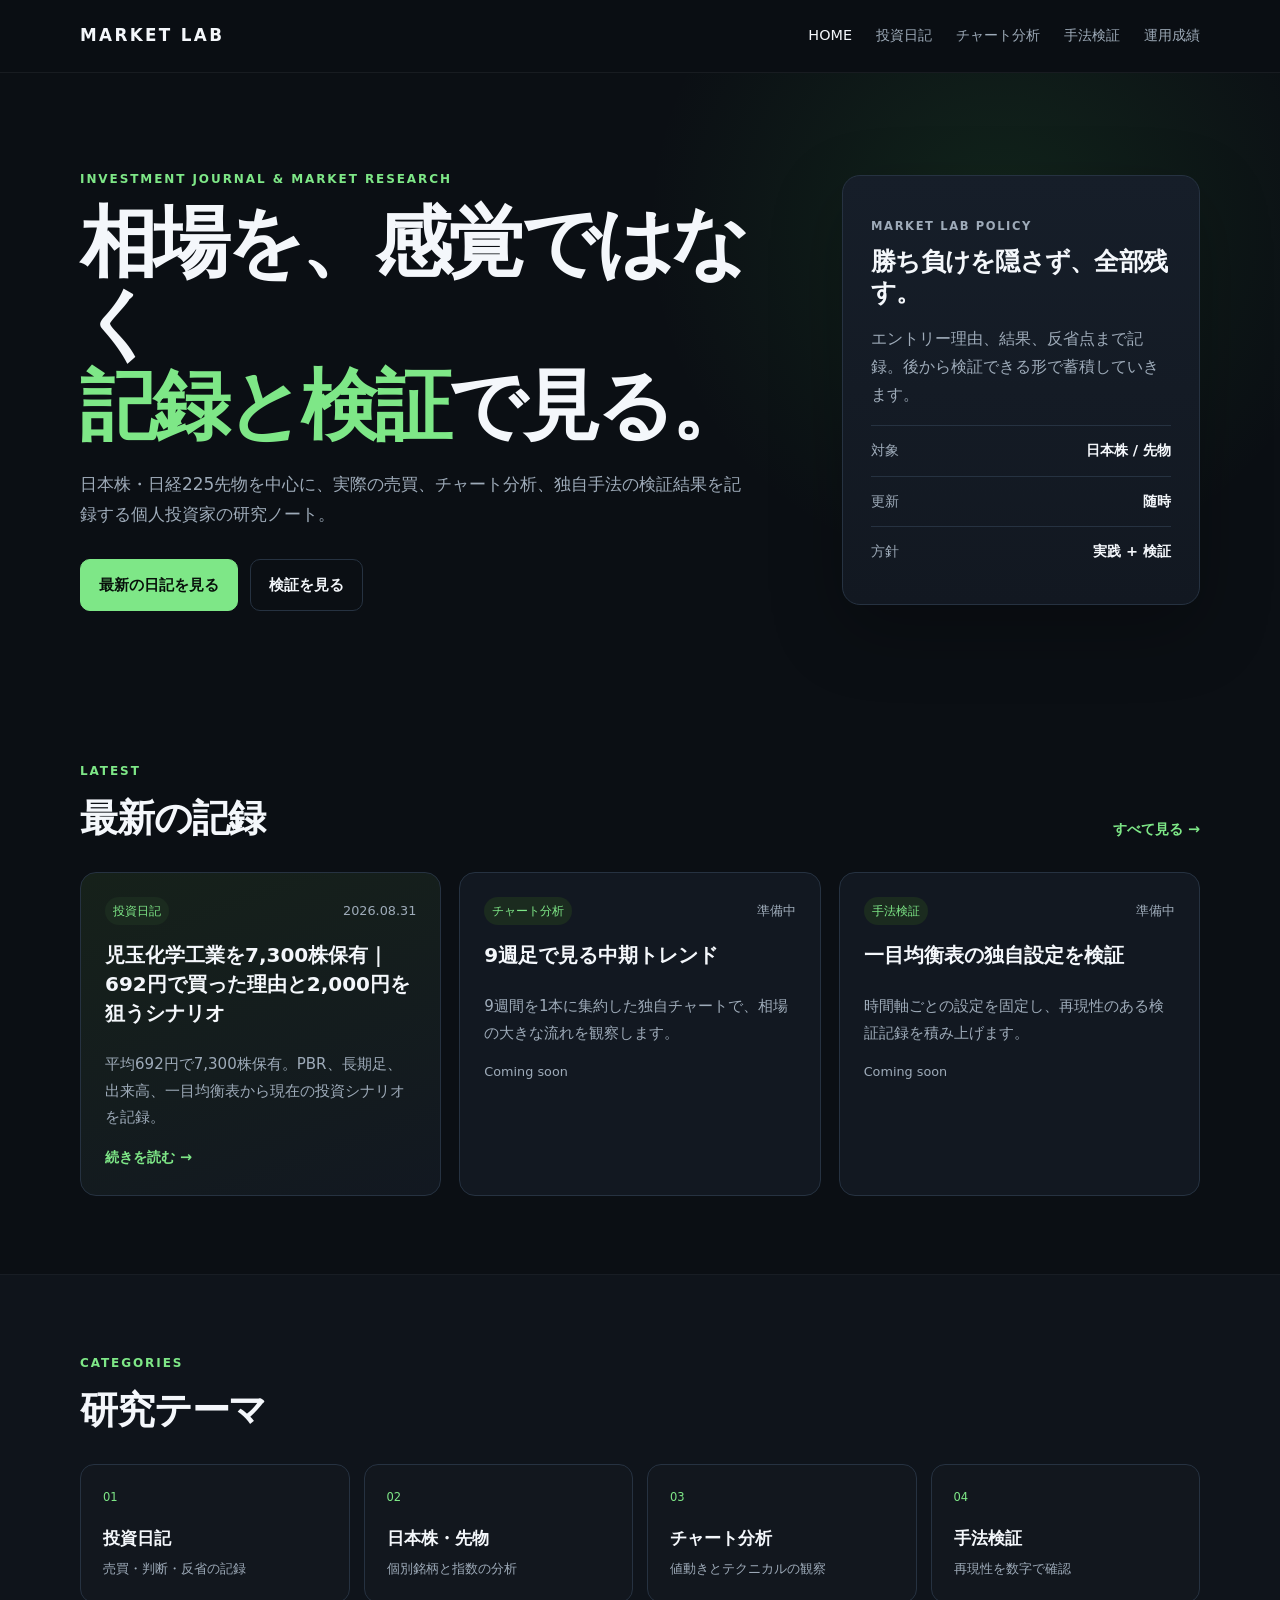
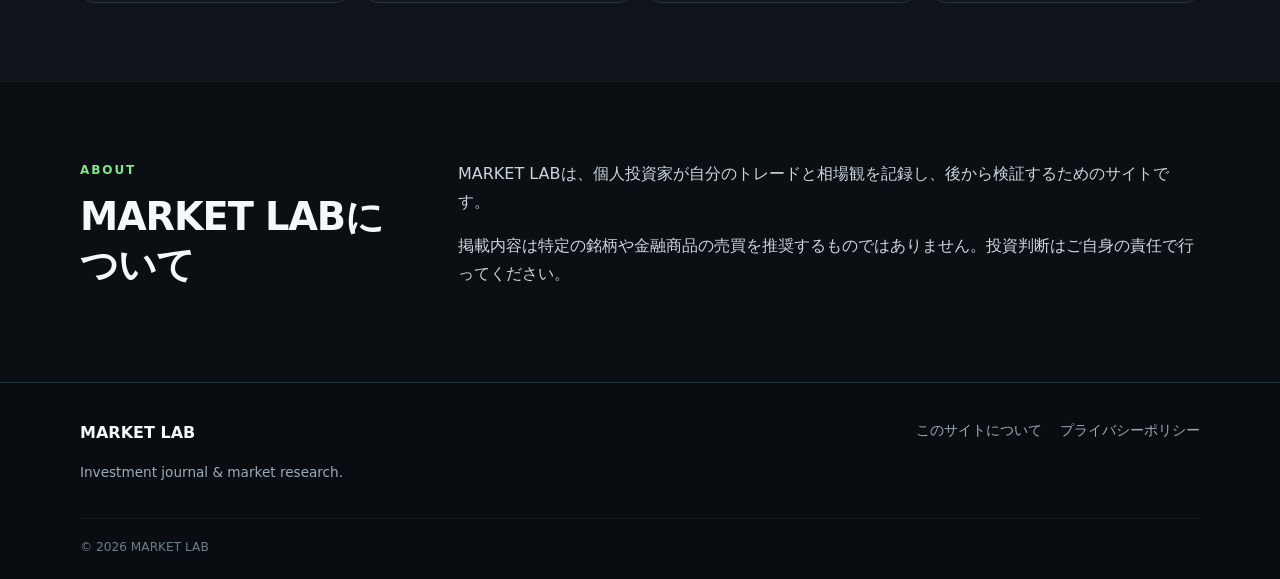
<file: index.html>
<!doctype html>
<html lang="ja">
<head>
<meta name="google-site-verification" content="5kbf-ae2BLsDkeyjPlSovXMCoGNsg-kd3KeqZBkPxyI" />
  <meta charset="utf-8" />
  <meta name="viewport" content="width=device-width, initial-scale=1" />
  <meta name="description" content="MARKET LAB - 個人投資家による相場分析・投資日記・手法検証の記録サイト" />
  <title>MARKET LAB | 相場分析と投資記録</title>
  <link rel="stylesheet" href="style.css" />
</head>
<body>
<header class="site-header">
  <div class="wrap nav-wrap">
    <a class="brand" href="index.html">MARKET LAB</a>
    <button class="menu-btn" aria-label="メニューを開く" aria-expanded="false">☰</button>
    <nav class="nav">
      <a class="active" href="index.html">HOME</a>
      <a href="journal.html">投資日記</a>
      <a href="analysis.html">チャート分析</a>
      <a href="methods.html">手法検証</a>
      <a href="performance.html">運用成績</a>
    </nav>
  </div>
</header>

<main>
  <section class="hero">
    <div class="wrap hero-grid">
      <div>
        <p class="eyebrow">INVESTMENT JOURNAL & MARKET RESEARCH</p>
        <h1>相場を、感覚ではなく<br><span>記録と検証</span>で見る。</h1>
        <p class="hero-copy">日本株・日経225先物を中心に、実際の売買、チャート分析、独自手法の検証結果を記録する個人投資家の研究ノート。</p>
        <div class="hero-actions">
          <a class="btn primary" href="journal.html">最新の日記を見る</a>
          <a class="btn ghost" href="methods.html">検証を見る</a>
        </div>
      </div>
      <aside class="market-card">
        <p class="card-label">MARKET LAB POLICY</p>
        <h2>勝ち負けを隠さず、全部残す。</h2>
        <p>エントリー理由、結果、反省点まで記録。後から検証できる形で蓄積していきます。</p>
        <div class="stat-row"><span>対象</span><strong>日本株 / 先物</strong></div>
        <div class="stat-row"><span>更新</span><strong>随時</strong></div>
        <div class="stat-row"><span>方針</span><strong>実践 + 検証</strong></div>
      </aside>
    </div>
  </section>

  <section class="section wrap">
    <div class="section-head">
      <div>
        <p class="eyebrow">LATEST</p>
        <h2>最新の記録</h2>
      </div>
      <a class="text-link" href="journal.html">すべて見る →</a>
    </div>

    <div class="card-grid">
      <article class="post-card featured">
        <div class="tag-row"><span class="tag">投資日記</span><time datetime="2026-08-31">2026.08.31</time></div>
        <h3><a href="posts/2026-08-31-kodama.html">児玉化学工業を7,300株保有｜692円で買った理由と2,000円を狙うシナリオ</a></h3>
        <p>平均692円で7,300株保有。PBR、長期足、出来高、一目均衡表から現在の投資シナリオを記録。</p>
        <a class="read-more" href="posts/2026-08-31-kodama.html">続きを読む →</a>
      </article>

      <article class="post-card">
        <div class="tag-row"><span class="tag">チャート分析</span><time>準備中</time></div>
        <h3>9週足で見る中期トレンド</h3>
        <p>9週間を1本に集約した独自チャートで、相場の大きな流れを観察します。</p>
        <span class="muted">Coming soon</span>
      </article>

      <article class="post-card">
        <div class="tag-row"><span class="tag">手法検証</span><time>準備中</time></div>
        <h3>一目均衡表の独自設定を検証</h3>
        <p>時間軸ごとの設定を固定し、再現性のある検証記録を積み上げます。</p>
        <span class="muted">Coming soon</span>
      </article>
    </div>
  </section>

  <section class="section alt-section">
    <div class="wrap">
      <div class="section-head">
        <div>
          <p class="eyebrow">CATEGORIES</p>
          <h2>研究テーマ</h2>
        </div>
      </div>
      <div class="topic-grid">
        <a class="topic" href="journal.html"><span>01</span><strong>投資日記</strong><small>売買・判断・反省の記録</small></a>
        <a class="topic" href="analysis.html"><span>02</span><strong>日本株・先物</strong><small>個別銘柄と指数の分析</small></a>
        <a class="topic" href="analysis.html"><span>03</span><strong>チャート分析</strong><small>値動きとテクニカルの観察</small></a>
        <a class="topic" href="methods.html"><span>04</span><strong>手法検証</strong><small>再現性を数字で確認</small></a>
      </div>
    </div>
  </section>

  <section class="section wrap about-grid">
    <div>
      <p class="eyebrow">ABOUT</p>
      <h2>MARKET LABについて</h2>
    </div>
    <div class="prose compact">
      <p>MARKET LABは、個人投資家が自分のトレードと相場観を記録し、後から検証するためのサイトです。</p>
      <p>掲載内容は特定の銘柄や金融商品の売買を推奨するものではありません。投資判断はご自身の責任で行ってください。</p>
    </div>
  </section>
</main>

<footer class="site-footer">
  <div class="wrap footer-grid">
    <div><strong>MARKET LAB</strong><p>Investment journal & market research.</p></div>
    <div class="footer-links"><a href="about.html">このサイトについて</a><a href="privacy.html">プライバシーポリシー</a></div>
  </div>
  <div class="wrap copyright">© 2026 MARKET LAB</div>
</footer>
<script src="app.js"></script>
</body>
</html>
</file>
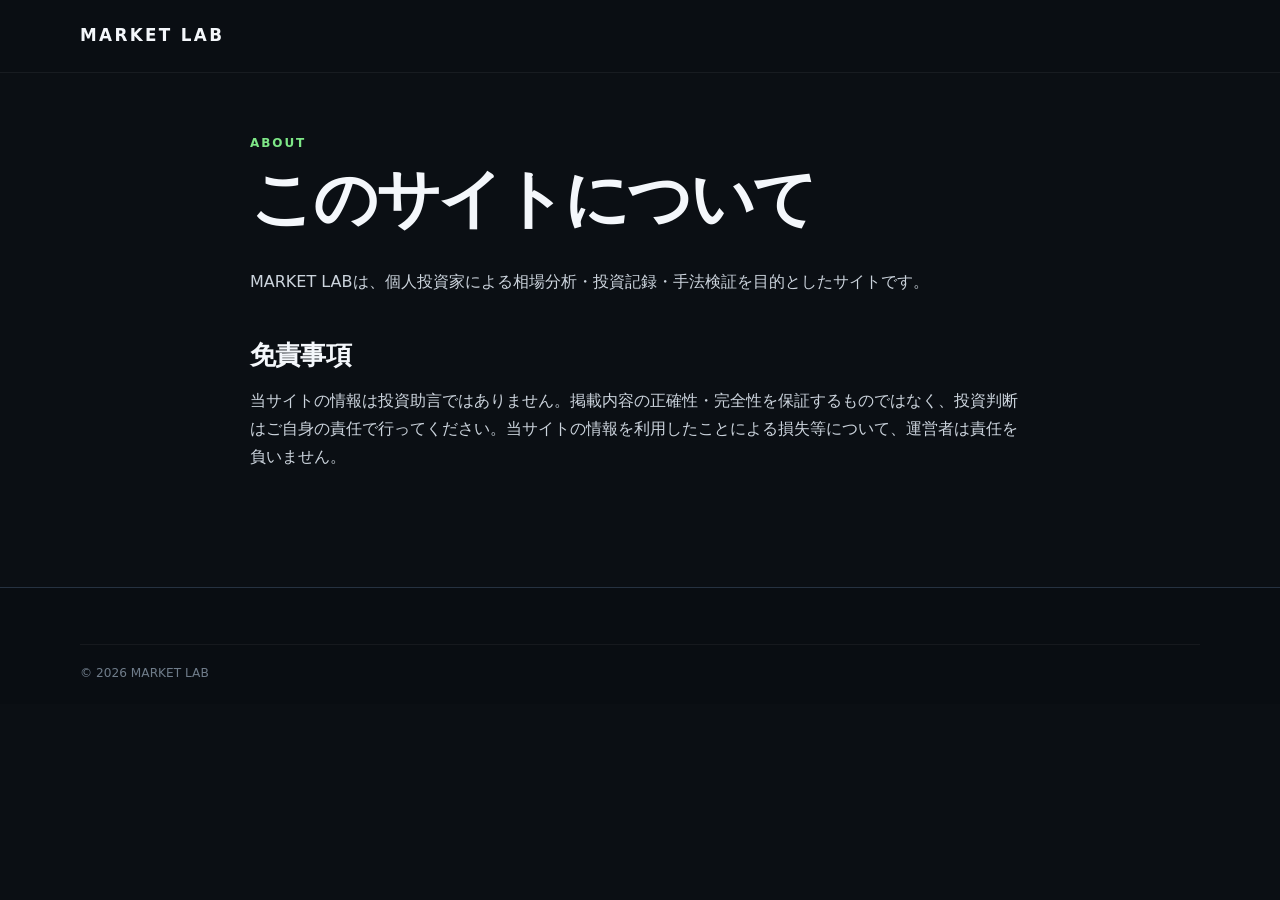
<file: about.html>
<!doctype html><html lang="ja"><head><meta charset="utf-8"><meta name="viewport" content="width=device-width, initial-scale=1"><title>このサイトについて | MARKET LAB</title><link rel="stylesheet" href="style.css"></head><body><header class="site-header"><div class="wrap nav-wrap"><a class="brand" href="index.html">MARKET LAB</a></div></header><main><article class="article"><div class="article-header"><p class="eyebrow">ABOUT</p><h1>このサイトについて</h1></div><div class="article-body"><p>MARKET LABは、個人投資家による相場分析・投資記録・手法検証を目的としたサイトです。</p><h2>免責事項</h2><p>当サイトの情報は投資助言ではありません。掲載内容の正確性・完全性を保証するものではなく、投資判断はご自身の責任で行ってください。当サイトの情報を利用したことによる損失等について、運営者は責任を負いません。</p></div></article></main><footer class="site-footer"><div class="wrap copyright">© 2026 MARKET LAB</div></footer></body></html>
</file>
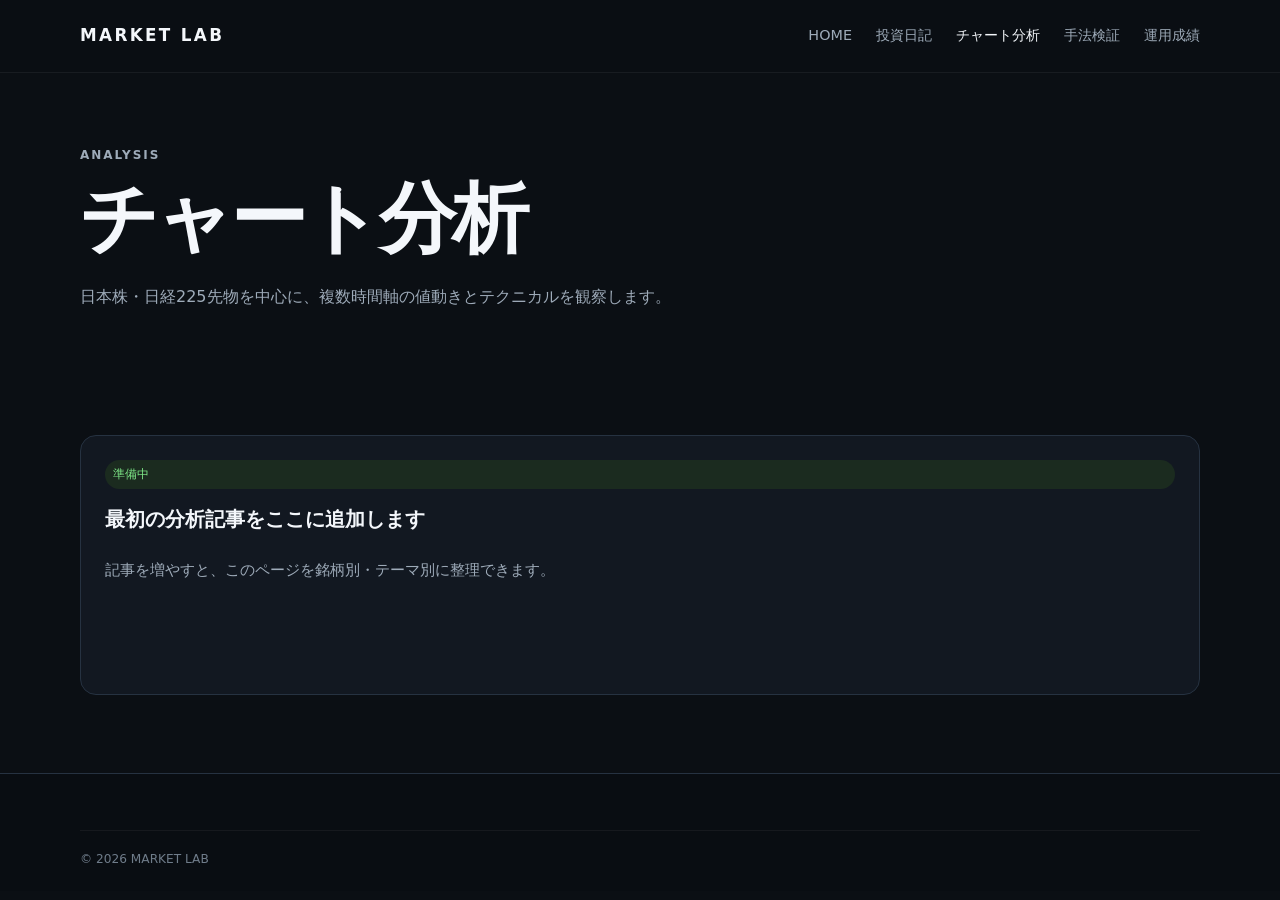
<file: analysis.html>
<!doctype html><html lang="ja"><head><meta charset="utf-8"><meta name="viewport" content="width=device-width, initial-scale=1"><title>チャート分析 | MARKET LAB</title><link rel="stylesheet" href="style.css"></head><body><header class="site-header"><div class="wrap nav-wrap"><a class="brand" href="index.html">MARKET LAB</a><button class="menu-btn" aria-label="メニューを開く">☰</button><nav class="nav"><a href="index.html">HOME</a><a href="journal.html">投資日記</a><a class="active" href="analysis.html">チャート分析</a><a href="methods.html">手法検証</a><a href="performance.html">運用成績</a></nav></div></header><main><section class="page-hero wrap"><p class="eyebrow">ANALYSIS</p><h1>チャート分析</h1><p>日本株・日経225先物を中心に、複数時間軸の値動きとテクニカルを観察します。</p></section><section class="section wrap"><div class="post-card"><span class="tag">準備中</span><h3>最初の分析記事をここに追加します</h3><p>記事を増やすと、このページを銘柄別・テーマ別に整理できます。</p></div></section></main><footer class="site-footer"><div class="wrap copyright">© 2026 MARKET LAB</div></footer><script src="app.js"></script></body></html>
</file>
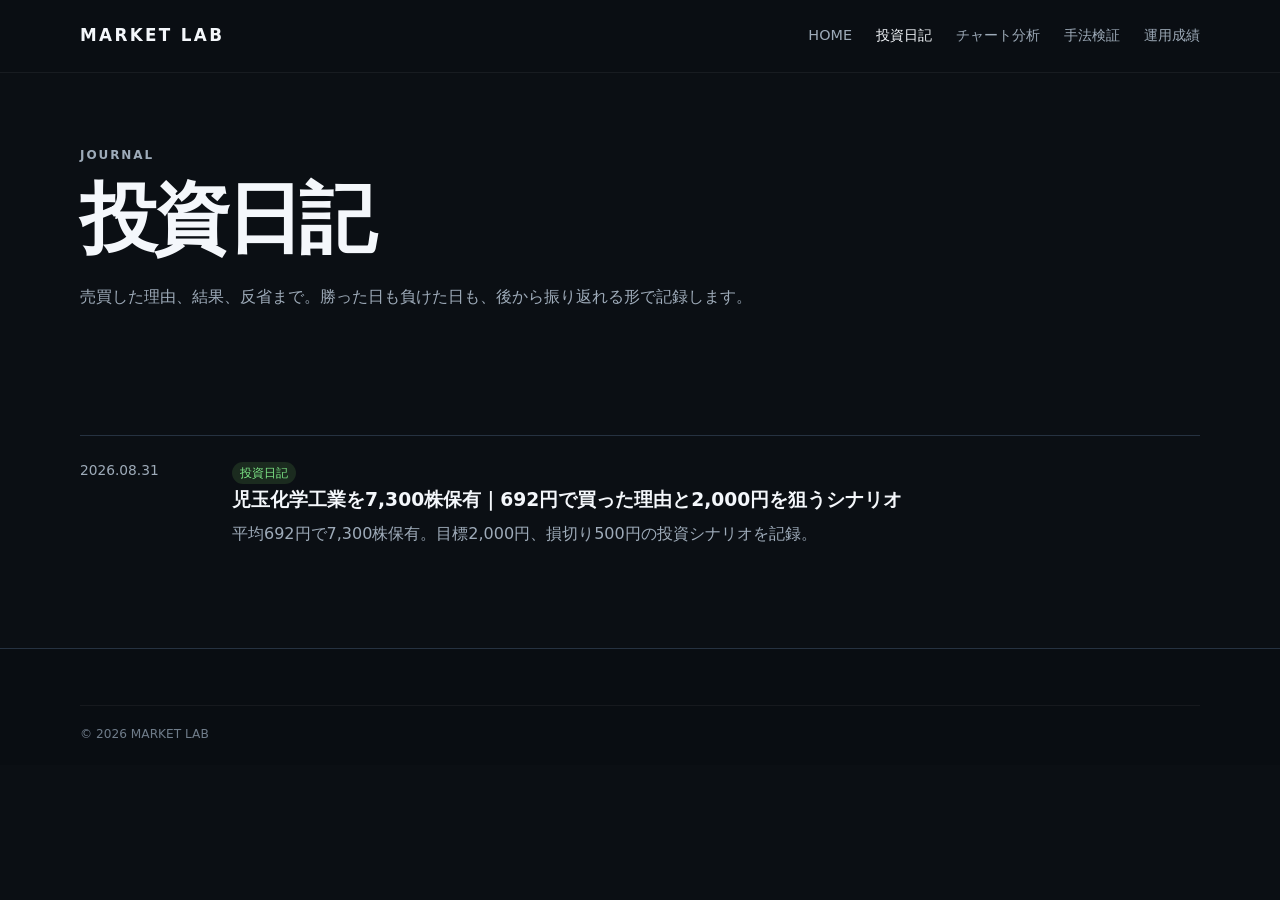
<file: journal.html>
<!doctype html><html lang="ja"><head><meta charset="utf-8"><meta name="viewport" content="width=device-width, initial-scale=1"><title>投資日記 | MARKET LAB</title><link rel="stylesheet" href="style.css"></head><body>
<header class="site-header"><div class="wrap nav-wrap"><a class="brand" href="index.html">MARKET LAB</a><button class="menu-btn" aria-label="メニューを開く">☰</button><nav class="nav"><a href="index.html">HOME</a><a class="active" href="journal.html">投資日記</a><a href="analysis.html">チャート分析</a><a href="methods.html">手法検証</a><a href="performance.html">運用成績</a></nav></div></header>
<main><section class="page-hero wrap"><p class="eyebrow">JOURNAL</p><h1>投資日記</h1><p>売買した理由、結果、反省まで。勝った日も負けた日も、後から振り返れる形で記録します。</p></section><section class="section wrap"><div class="list"><article class="list-item"><time>2026.08.31</time><div><span class="tag">投資日記</span><h3><a href="posts/2026-08-31-kodama.html">児玉化学工業を7,300株保有｜692円で買った理由と2,000円を狙うシナリオ</a></h3><p>平均692円で7,300株保有。目標2,000円、損切り500円の投資シナリオを記録。</p></div></article></div></section></main>
<footer class="site-footer"><div class="wrap copyright">© 2026 MARKET LAB</div></footer><script src="app.js"></script></body></html>
</file>
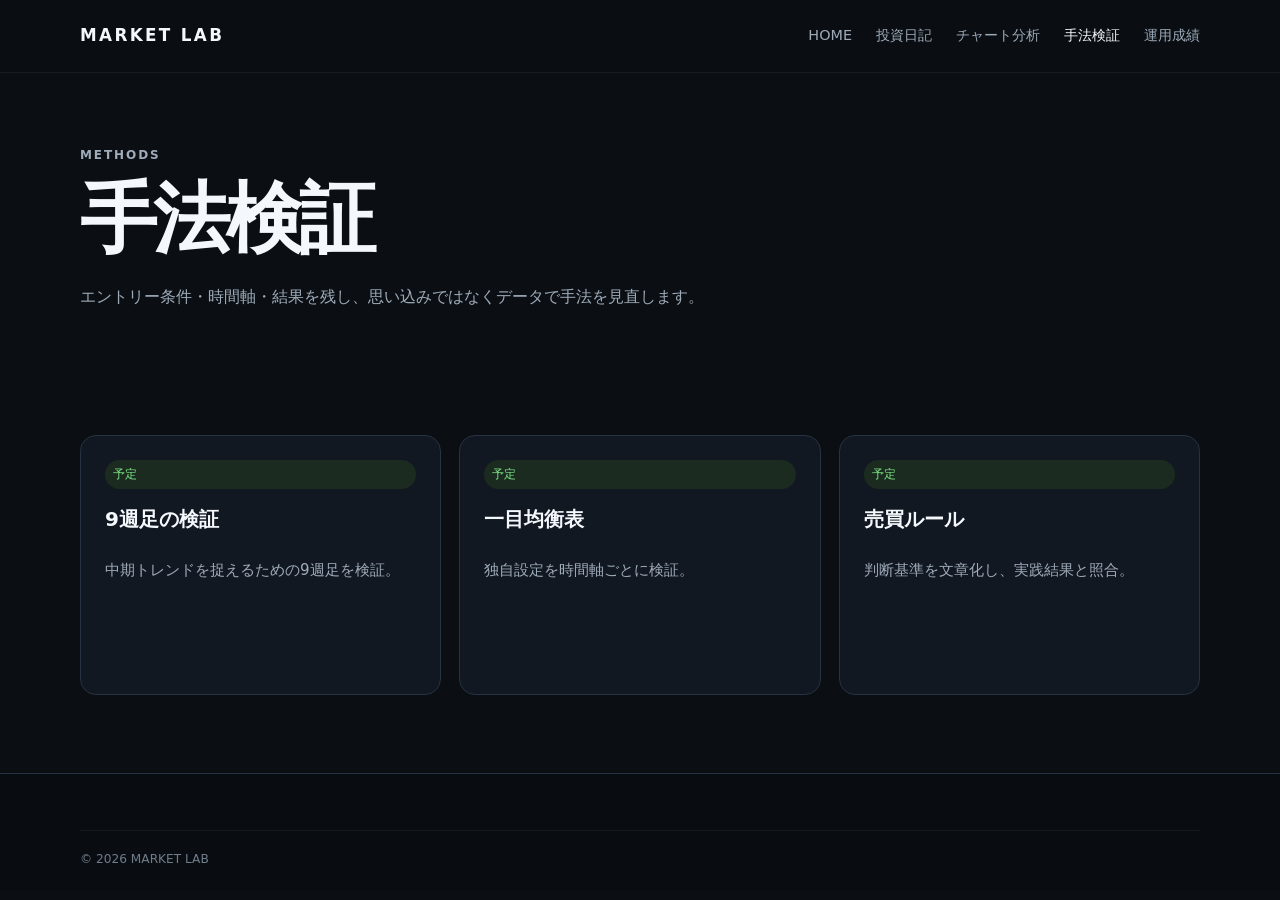
<file: methods.html>
<!doctype html><html lang="ja"><head><meta charset="utf-8"><meta name="viewport" content="width=device-width, initial-scale=1"><title>手法検証 | MARKET LAB</title><link rel="stylesheet" href="style.css"></head><body><header class="site-header"><div class="wrap nav-wrap"><a class="brand" href="index.html">MARKET LAB</a><button class="menu-btn" aria-label="メニューを開く">☰</button><nav class="nav"><a href="index.html">HOME</a><a href="journal.html">投資日記</a><a href="analysis.html">チャート分析</a><a class="active" href="methods.html">手法検証</a><a href="performance.html">運用成績</a></nav></div></header><main><section class="page-hero wrap"><p class="eyebrow">METHODS</p><h1>手法検証</h1><p>エントリー条件・時間軸・結果を残し、思い込みではなくデータで手法を見直します。</p></section><section class="section wrap"><div class="card-grid"><article class="post-card"><span class="tag">予定</span><h3>9週足の検証</h3><p>中期トレンドを捉えるための9週足を検証。</p></article><article class="post-card"><span class="tag">予定</span><h3>一目均衡表</h3><p>独自設定を時間軸ごとに検証。</p></article><article class="post-card"><span class="tag">予定</span><h3>売買ルール</h3><p>判断基準を文章化し、実践結果と照合。</p></article></div></section></main><footer class="site-footer"><div class="wrap copyright">© 2026 MARKET LAB</div></footer><script src="app.js"></script></body></html>
</file>
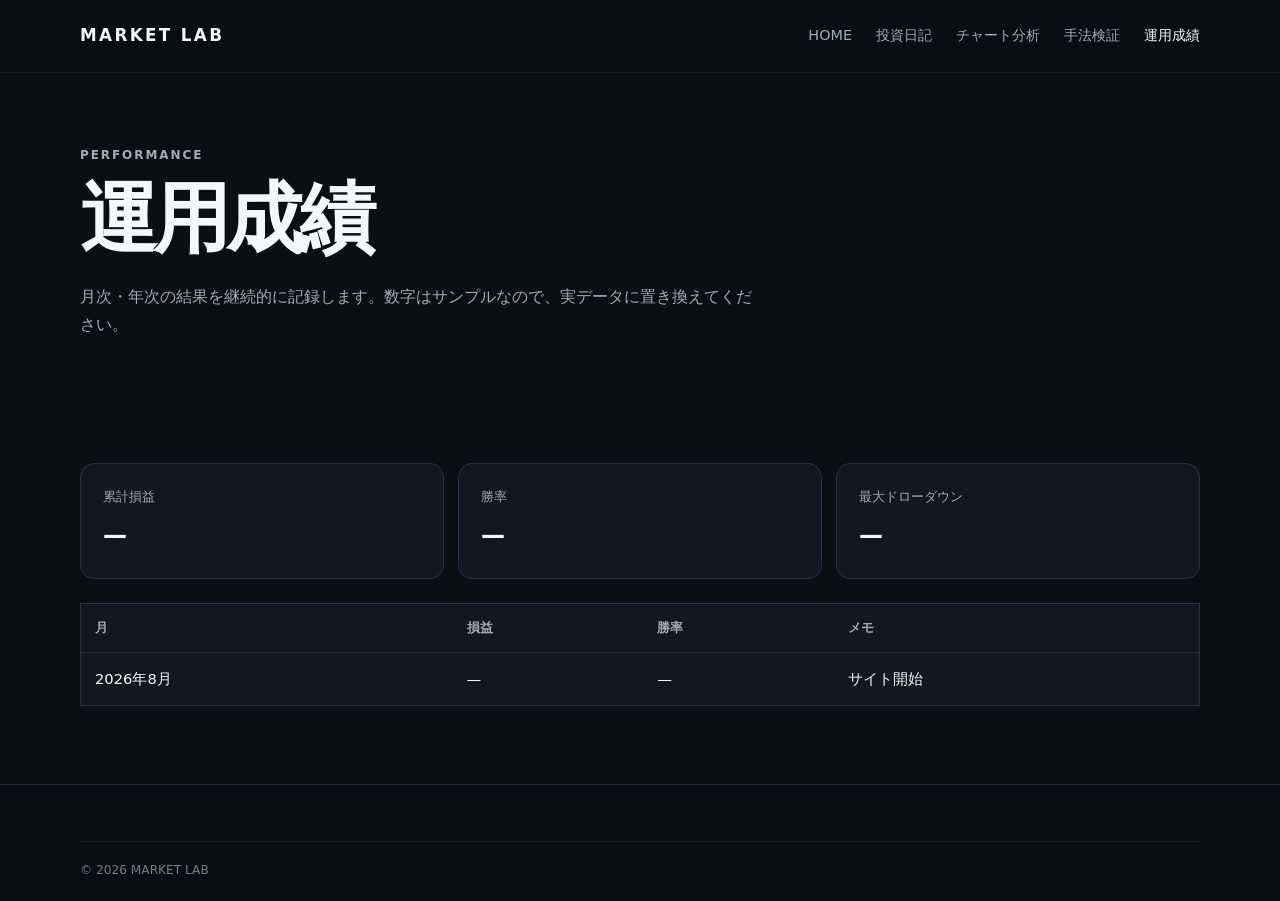
<file: performance.html>
<!doctype html><html lang="ja"><head><meta charset="utf-8"><meta name="viewport" content="width=device-width, initial-scale=1"><title>運用成績 | MARKET LAB</title><link rel="stylesheet" href="style.css"></head><body><header class="site-header"><div class="wrap nav-wrap"><a class="brand" href="index.html">MARKET LAB</a><button class="menu-btn" aria-label="メニューを開く">☰</button><nav class="nav"><a href="index.html">HOME</a><a href="journal.html">投資日記</a><a href="analysis.html">チャート分析</a><a href="methods.html">手法検証</a><a class="active" href="performance.html">運用成績</a></nav></div></header><main><section class="page-hero wrap"><p class="eyebrow">PERFORMANCE</p><h1>運用成績</h1><p>月次・年次の結果を継続的に記録します。数字はサンプルなので、実データに置き換えてください。</p></section><section class="section wrap"><div class="metric-grid"><div class="metric"><span>累計損益</span><strong>—</strong></div><div class="metric"><span>勝率</span><strong>—</strong></div><div class="metric"><span>最大ドローダウン</span><strong>—</strong></div></div><div class="table-wrap" style="margin-top:24px"><table><thead><tr><th>月</th><th>損益</th><th>勝率</th><th>メモ</th></tr></thead><tbody><tr><td>2026年8月</td><td>—</td><td>—</td><td>サイト開始</td></tr></tbody></table></div></section></main><footer class="site-footer"><div class="wrap copyright">© 2026 MARKET LAB</div></footer><script src="app.js"></script></body></html>
</file>
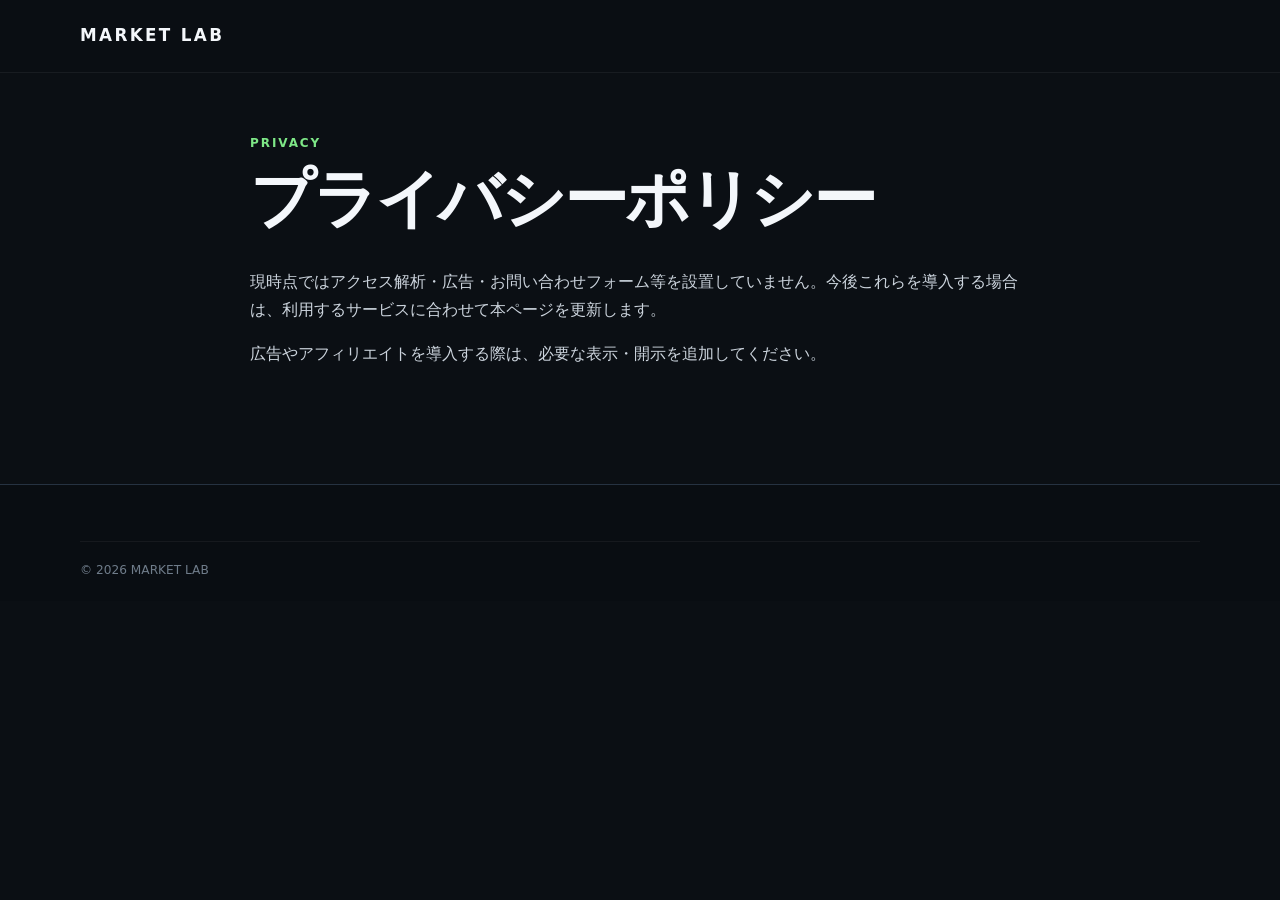
<file: privacy.html>
<!doctype html><html lang="ja"><head><meta charset="utf-8"><meta name="viewport" content="width=device-width, initial-scale=1"><title>プライバシーポリシー | MARKET LAB</title><link rel="stylesheet" href="style.css"></head><body><header class="site-header"><div class="wrap nav-wrap"><a class="brand" href="index.html">MARKET LAB</a></div></header><main><article class="article"><div class="article-header"><p class="eyebrow">PRIVACY</p><h1>プライバシーポリシー</h1></div><div class="article-body"><p>現時点ではアクセス解析・広告・お問い合わせフォーム等を設置していません。今後これらを導入する場合は、利用するサービスに合わせて本ページを更新します。</p><p>広告やアフィリエイトを導入する際は、必要な表示・開示を追加してください。</p></div></article></main><footer class="site-footer"><div class="wrap copyright">© 2026 MARKET LAB</div></footer></body></html>
</file>
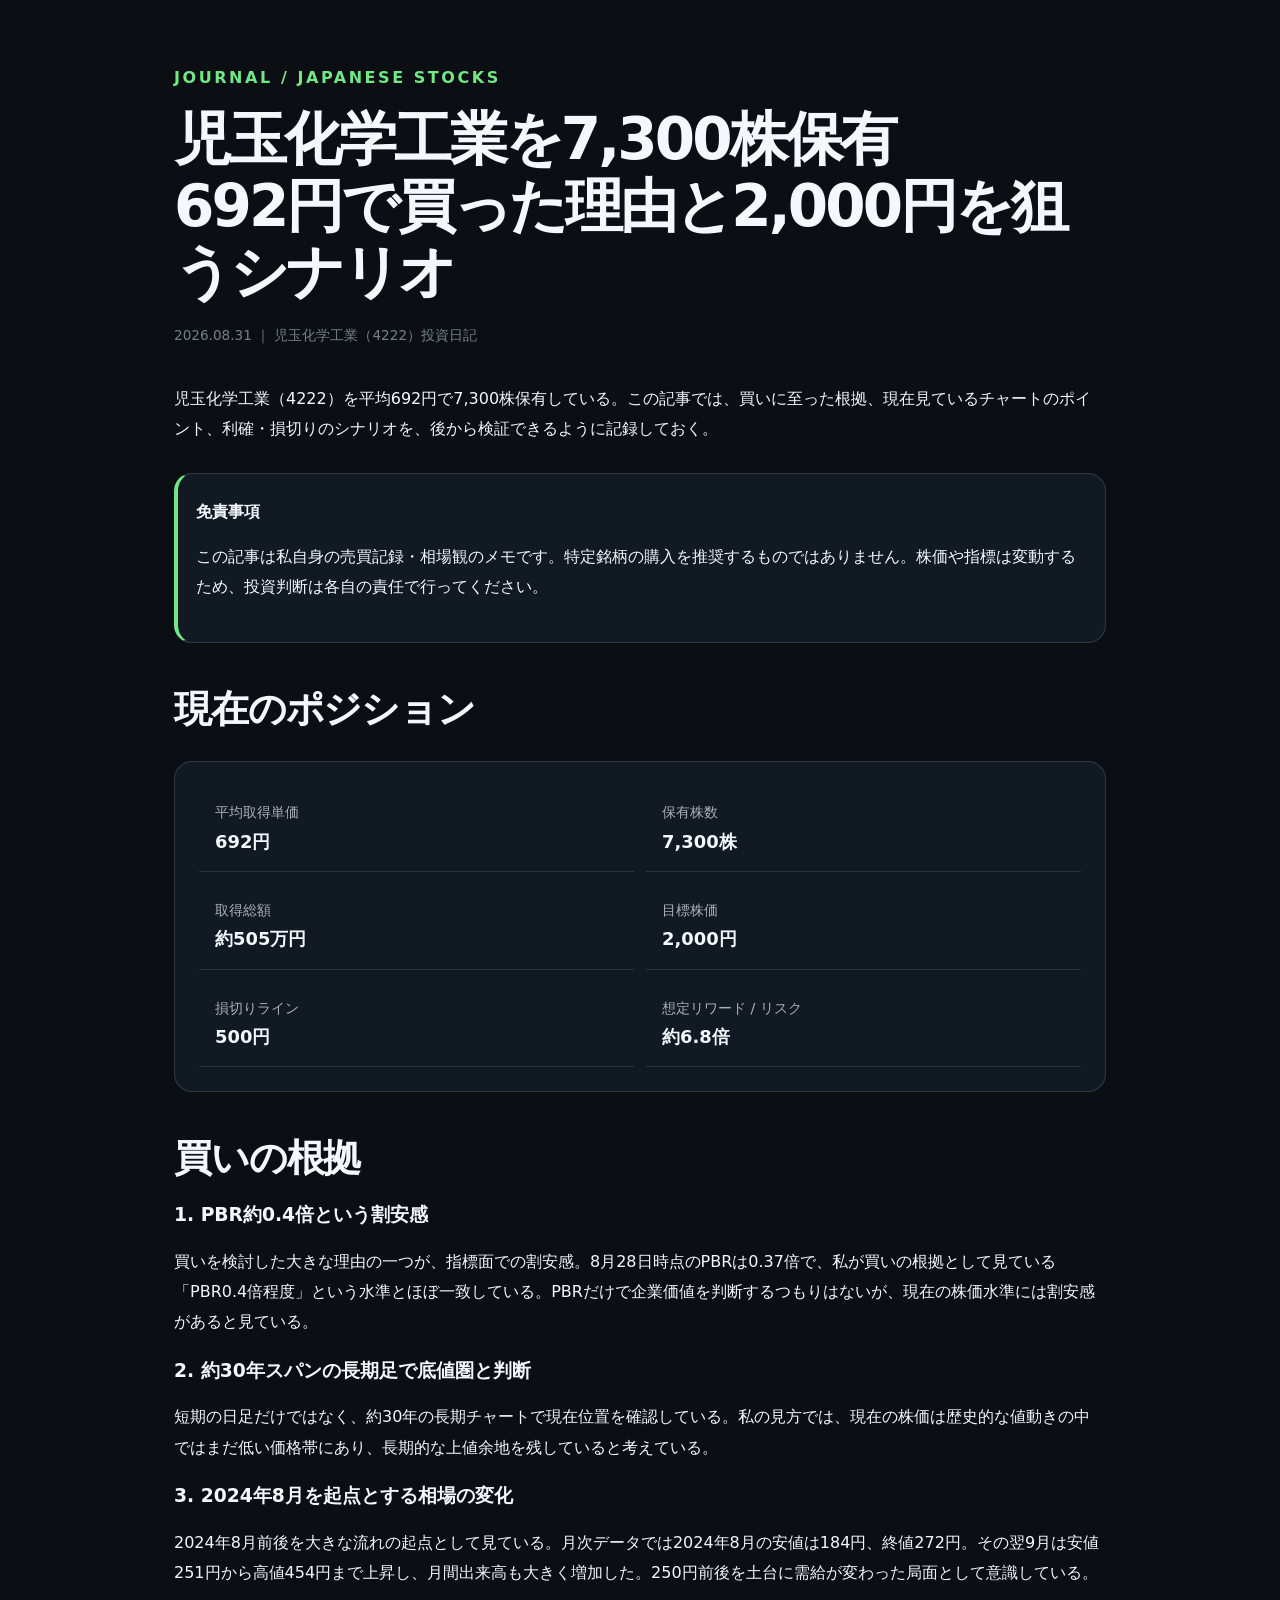
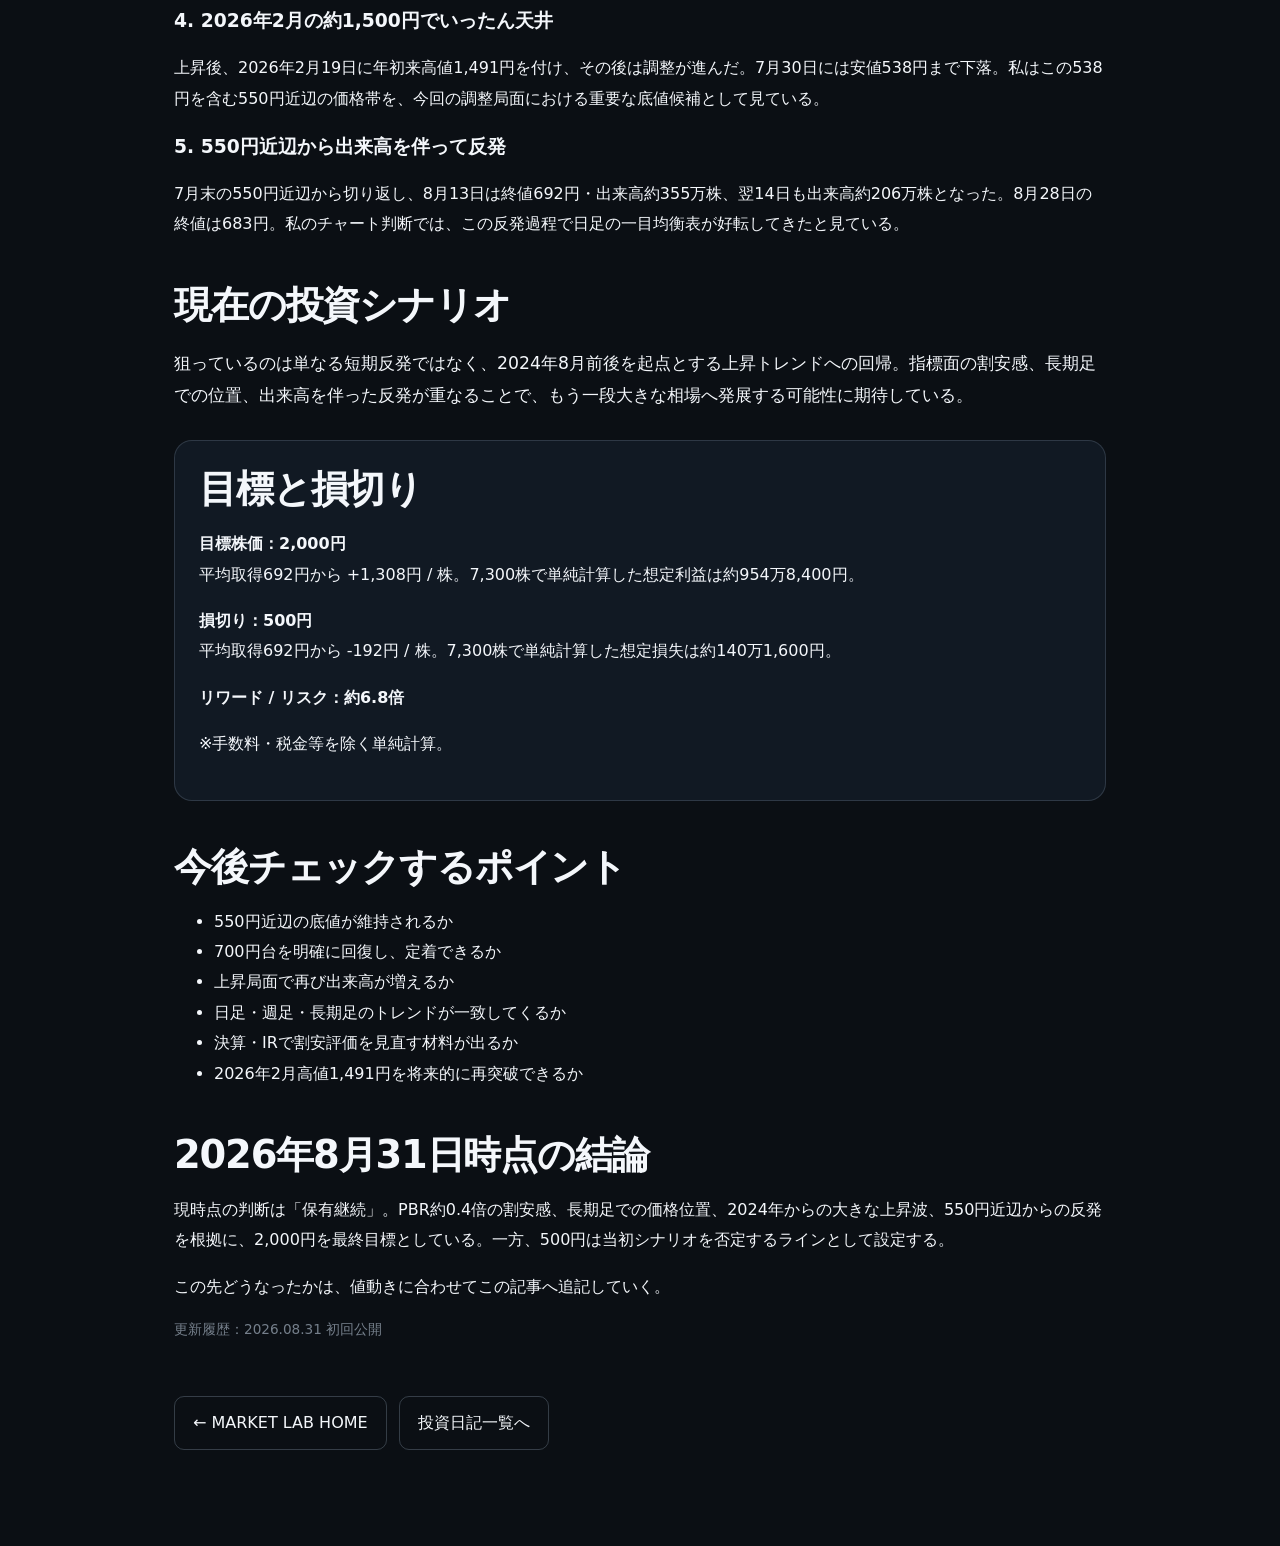
<file: posts/2026-08-31-kodama.html>
<!DOCTYPE html>
<html lang="ja">
<head>
  <meta charset="UTF-8">
  <meta name="viewport" content="width=device-width, initial-scale=1.0">
  <title>児玉化学工業を7,300株保有｜692円で買った理由と2,000円を狙うシナリオ | MARKET LAB</title>
  <meta name="description" content="児玉化学工業（4222）の投資記録。平均取得692円、7,300株。買いの根拠、チャート認識、目標2,000円、損切り500円のシナリオを記録。">
  <link rel="stylesheet" href="../style.css">
  <style>
    .article-wrap{max-width:980px;margin:0 auto;padding:64px 24px 96px}
    .article-kicker{font-weight:800;letter-spacing:.16em;color:#72e884;margin-bottom:14px}
    .article-title{font-size:clamp(32px,5vw,58px);line-height:1.15;margin:0 0 18px}
    .article-meta{opacity:.72;margin-bottom:36px}
    .article-card{border:1px solid rgba(150,170,190,.22);border-radius:18px;padding:24px;margin:28px 0;background:rgba(20,30,42,.7)}
    .article-card h2,.article-wrap h2{margin-top:42px}
    .article-card h2{margin-top:0}
    .article-wrap p,.article-wrap li{line-height:1.9}
    .position-grid{display:grid;grid-template-columns:repeat(2,minmax(0,1fr));gap:12px}
    .position-grid div{padding:14px 16px;border-bottom:1px solid rgba(150,170,190,.18)}
    .label{opacity:.68;display:block;font-size:.9rem}
    .value{font-weight:800;font-size:1.12rem}
    .scenario{font-size:1.08rem}
    .risk{border-left:4px solid #72e884;padding-left:18px}
    .backlinks{display:flex;gap:12px;flex-wrap:wrap;margin-top:54px}
    .backlinks a{display:inline-block;padding:12px 18px;border:1px solid rgba(150,170,190,.3);border-radius:10px;text-decoration:none}
    @media(max-width:650px){.position-grid{grid-template-columns:1fr}.article-wrap{padding-top:40px}}
  </style>
</head>
<body>
  <main class="article-wrap">
    <div class="article-kicker">JOURNAL / JAPANESE STOCKS</div>
    <h1 class="article-title">児玉化学工業を7,300株保有<br>692円で買った理由と2,000円を狙うシナリオ</h1>
    <div class="article-meta">2026.08.31 ｜ 児玉化学工業（4222）投資日記</div>

    <p>児玉化学工業（4222）を平均692円で7,300株保有している。この記事では、買いに至った根拠、現在見ているチャートのポイント、利確・損切りのシナリオを、後から検証できるように記録しておく。</p>

    <div class="article-card risk">
      <strong>免責事項</strong>
      <p>この記事は私自身の売買記録・相場観のメモです。特定銘柄の購入を推奨するものではありません。株価や指標は変動するため、投資判断は各自の責任で行ってください。</p>
    </div>

    <h2>現在のポジション</h2>
    <div class="article-card position-grid">
      <div><span class="label">平均取得単価</span><span class="value">692円</span></div>
      <div><span class="label">保有株数</span><span class="value">7,300株</span></div>
      <div><span class="label">取得総額</span><span class="value">約505万円</span></div>
      <div><span class="label">目標株価</span><span class="value">2,000円</span></div>
      <div><span class="label">損切りライン</span><span class="value">500円</span></div>
      <div><span class="label">想定リワード / リスク</span><span class="value">約6.8倍</span></div>
    </div>

    <h2>買いの根拠</h2>

    <h3>1. PBR約0.4倍という割安感</h3>
    <p>買いを検討した大きな理由の一つが、指標面での割安感。8月28日時点のPBRは0.37倍で、私が買いの根拠として見ている「PBR0.4倍程度」という水準とほぼ一致している。PBRだけで企業価値を判断するつもりはないが、現在の株価水準には割安感があると見ている。</p>

    <h3>2. 約30年スパンの長期足で底値圏と判断</h3>
    <p>短期の日足だけではなく、約30年の長期チャートで現在位置を確認している。私の見方では、現在の株価は歴史的な値動きの中ではまだ低い価格帯にあり、長期的な上値余地を残していると考えている。</p>

    <h3>3. 2024年8月を起点とする相場の変化</h3>
    <p>2024年8月前後を大きな流れの起点として見ている。月次データでは2024年8月の安値は184円、終値272円。その翌9月は安値251円から高値454円まで上昇し、月間出来高も大きく増加した。250円前後を土台に需給が変わった局面として意識している。</p>

    <h3>4. 2026年2月の約1,500円でいったん天井</h3>
    <p>上昇後、2026年2月19日に年初来高値1,491円を付け、その後は調整が進んだ。7月30日には安値538円まで下落。私はこの538円を含む550円近辺の価格帯を、今回の調整局面における重要な底値候補として見ている。</p>

    <h3>5. 550円近辺から出来高を伴って反発</h3>
    <p>7月末の550円近辺から切り返し、8月13日は終値692円・出来高約355万株、翌14日も出来高約206万株となった。8月28日の終値は683円。私のチャート判断では、この反発過程で日足の一目均衡表が好転してきたと見ている。</p>

    <h2>現在の投資シナリオ</h2>
    <p class="scenario">狙っているのは単なる短期反発ではなく、2024年8月前後を起点とする上昇トレンドへの回帰。指標面の割安感、長期足での位置、出来高を伴った反発が重なることで、もう一段大きな相場へ発展する可能性に期待している。</p>

    <div class="article-card">
      <h2>目標と損切り</h2>
      <p><strong>目標株価：2,000円</strong><br>
      平均取得692円から +1,308円 / 株。7,300株で単純計算した想定利益は約954万8,400円。</p>
      <p><strong>損切り：500円</strong><br>
      平均取得692円から -192円 / 株。7,300株で単純計算した想定損失は約140万1,600円。</p>
      <p><strong>リワード / リスク：約6.8倍</strong></p>
      <p>※手数料・税金等を除く単純計算。</p>
    </div>

    <h2>今後チェックするポイント</h2>
    <ul>
      <li>550円近辺の底値が維持されるか</li>
      <li>700円台を明確に回復し、定着できるか</li>
      <li>上昇局面で再び出来高が増えるか</li>
      <li>日足・週足・長期足のトレンドが一致してくるか</li>
      <li>決算・IRで割安評価を見直す材料が出るか</li>
      <li>2026年2月高値1,491円を将来的に再突破できるか</li>
    </ul>

    <h2>2026年8月31日時点の結論</h2>
    <p>現時点の判断は「保有継続」。PBR約0.4倍の割安感、長期足での価格位置、2024年からの大きな上昇波、550円近辺からの反発を根拠に、2,000円を最終目標としている。一方、500円は当初シナリオを否定するラインとして設定する。</p>

    <p>この先どうなったかは、値動きに合わせてこの記事へ追記していく。</p>

    <div class="article-meta">更新履歴：2026.08.31 初回公開</div>

    <div class="backlinks">
      <a href="../index.html">← MARKET LAB HOME</a>
      <a href="../journal.html">投資日記一覧へ</a>
    </div>
  </main>
</body>
</html>
</file>
<file: style.css>
:root {
  --bg:#0b0f14;
  --panel:#121821;
  --panel2:#161e29;
  --text:#f4f7fb;
  --muted:#9eabb9;
  --line:#263241;
  --accent:#7ee787;
  --accent2:#3fb950;
  --max:1120px;
}
*{box-sizing:border-box}
html{scroll-behavior:smooth}
body{margin:0;background:var(--bg);color:var(--text);font-family:Inter,"Noto Sans JP",system-ui,-apple-system,BlinkMacSystemFont,"Segoe UI",sans-serif;line-height:1.75}
a{color:inherit;text-decoration:none}
.wrap{width:min(var(--max),calc(100% - 40px));margin:auto}
.site-header{position:sticky;top:0;z-index:20;background:rgba(11,15,20,.88);backdrop-filter:blur(14px);border-bottom:1px solid rgba(255,255,255,.06)}
.nav-wrap{height:72px;display:flex;align-items:center;justify-content:space-between;gap:30px}
.brand{font-weight:900;letter-spacing:.14em;font-size:1.05rem}
.nav{display:flex;gap:24px;align-items:center}.nav a{font-size:.9rem;color:var(--muted)}.nav a:hover,.nav a.active{color:var(--text)}
.menu-btn{display:none;background:none;border:1px solid var(--line);color:var(--text);border-radius:8px;padding:6px 10px;font-size:1.1rem}
.hero{padding:96px 0 72px;background:radial-gradient(circle at 78% 25%,rgba(63,185,80,.13),transparent 32%)}
.hero-grid{display:grid;grid-template-columns:1.45fr .75fr;gap:70px;align-items:center}
.eyebrow{font-size:.75rem;letter-spacing:.16em;color:var(--accent);font-weight:800;margin:0 0 12px}
h1{font-size:clamp(2.55rem,6vw,5.5rem);line-height:1.06;letter-spacing:-.05em;margin:0 0 24px}h1 span{color:var(--accent)}
h2{font-size:clamp(1.7rem,3vw,2.6rem);line-height:1.25;letter-spacing:-.03em;margin:0}
h3{line-height:1.45}
.hero-copy{font-size:1.06rem;color:var(--muted);max-width:670px}
.hero-actions{display:flex;gap:12px;margin-top:30px;flex-wrap:wrap}
.btn{display:inline-flex;padding:12px 18px;border-radius:10px;font-weight:800;font-size:.92rem;border:1px solid var(--line)}
.btn.primary{background:var(--accent);color:#07100a;border-color:var(--accent)}.btn.primary:hover{background:#96f09d}
.btn.ghost:hover{border-color:var(--accent)}
.market-card{background:linear-gradient(180deg,var(--panel2),var(--panel));border:1px solid var(--line);border-radius:18px;padding:28px;box-shadow:0 25px 70px rgba(0,0,0,.25)}
.card-label{font-size:.72rem;letter-spacing:.14em;color:var(--muted);font-weight:800}.market-card h2{font-size:1.55rem;margin-bottom:10px}.market-card p{color:var(--muted)}
.stat-row{display:flex;justify-content:space-between;padding:12px 0;border-top:1px solid var(--line);font-size:.9rem}.stat-row span{color:var(--muted)}
.section{padding:78px 0}.section-head{display:flex;justify-content:space-between;align-items:end;margin-bottom:30px;gap:20px}.text-link{color:var(--accent);font-weight:700;font-size:.9rem}
.card-grid{display:grid;grid-template-columns:repeat(3,1fr);gap:18px}.post-card{background:var(--panel);border:1px solid var(--line);border-radius:16px;padding:24px;min-height:260px;display:flex;flex-direction:column}.post-card.featured{background:linear-gradient(160deg,#16211a,var(--panel))}.post-card h3{font-size:1.25rem;margin:16px 0 8px}.post-card h3 a:hover{color:var(--accent)}.post-card p{color:var(--muted);font-size:.94rem}.tag-row{display:flex;justify-content:space-between;gap:10px;align-items:center}.tag{font-size:.72rem;padding:4px 8px;background:#1b2b1f;color:var(--accent);border-radius:999px}.tag-row time,.muted{color:var(--muted);font-size:.8rem}.read-more{margin-top:auto;font-weight:800;color:var(--accent);font-size:.9rem}
.alt-section{background:#0f141b;border-top:1px solid rgba(255,255,255,.04);border-bottom:1px solid rgba(255,255,255,.04)}
.topic-grid{display:grid;grid-template-columns:repeat(4,1fr);gap:14px}.topic{border:1px solid var(--line);border-radius:14px;padding:22px;display:flex;flex-direction:column;background:rgba(255,255,255,.01)}.topic:hover{border-color:#3b4d60;transform:translateY(-2px)}.topic span{font-size:.72rem;color:var(--accent)}.topic strong{font-size:1.08rem;margin-top:16px}.topic small{color:var(--muted);margin-top:4px}
.about-grid{display:grid;grid-template-columns:.6fr 1.4fr;gap:60px}.prose{max-width:760px}.prose p{color:#ccd4dd}.prose.compact p{margin-top:0;margin-bottom:16px}
.site-footer{border-top:1px solid var(--line);padding:36px 0 20px;background:#090d12}.footer-grid{display:flex;justify-content:space-between;gap:30px}.footer-grid p{color:var(--muted);font-size:.85rem}.footer-links{display:flex;gap:18px;font-size:.85rem;color:var(--muted)}.copyright{margin-top:20px;padding-top:18px;border-top:1px solid rgba(255,255,255,.05);color:#6f7c8a;font-size:.76rem}
.page-hero{padding:72px 0 30px}.page-hero p{color:var(--muted);max-width:680px}.list{display:grid;gap:14px}.list-item{display:grid;grid-template-columns:130px 1fr;gap:22px;padding:22px 0;border-top:1px solid var(--line)}.list-item time{color:var(--muted);font-size:.86rem}.list-item h3{margin:0 0 6px}.list-item p{margin:0;color:var(--muted)}
.article{max-width:780px;margin:auto;padding:60px 0 100px}.article-header{margin-bottom:34px}.article-header h1{font-size:clamp(2.2rem,5vw,4rem)}.article-meta{display:flex;gap:12px;color:var(--muted);font-size:.85rem}.article-body h2{margin-top:42px;font-size:1.65rem}.article-body h3{margin-top:30px}.article-body p,.article-body li{color:#ccd4dd}.note{border-left:3px solid var(--accent);background:var(--panel);padding:16px 18px;border-radius:0 10px 10px 0;color:#ccd4dd}.metric-grid{display:grid;grid-template-columns:repeat(3,1fr);gap:14px}.metric{padding:22px;background:var(--panel);border:1px solid var(--line);border-radius:14px}.metric span{display:block;color:var(--muted);font-size:.8rem}.metric strong{display:block;margin-top:5px;font-size:1.5rem}.table-wrap{overflow-x:auto}table{width:100%;border-collapse:collapse;background:var(--panel);border:1px solid var(--line)}th,td{padding:13px 14px;border-bottom:1px solid var(--line);text-align:left}th{color:var(--muted);font-size:.8rem}td{font-size:.92rem}
@media(max-width:850px){.hero-grid,.about-grid{grid-template-columns:1fr}.card-grid{grid-template-columns:1fr}.topic-grid{grid-template-columns:repeat(2,1fr)}.nav{display:none;position:absolute;top:72px;left:20px;right:20px;flex-direction:column;align-items:stretch;background:var(--panel);padding:14px;border:1px solid var(--line);border-radius:12px}.nav.open{display:flex}.menu-btn{display:block}.hero{padding-top:62px}.market-card{margin-top:10px}.list-item{grid-template-columns:1fr;gap:6px}.metric-grid{grid-template-columns:1fr}}
@media(max-width:520px){.wrap{width:min(var(--max),calc(100% - 26px))}.topic-grid{grid-template-columns:1fr}.footer-grid{flex-direction:column}.footer-links{flex-direction:column;gap:8px}}
</file>
